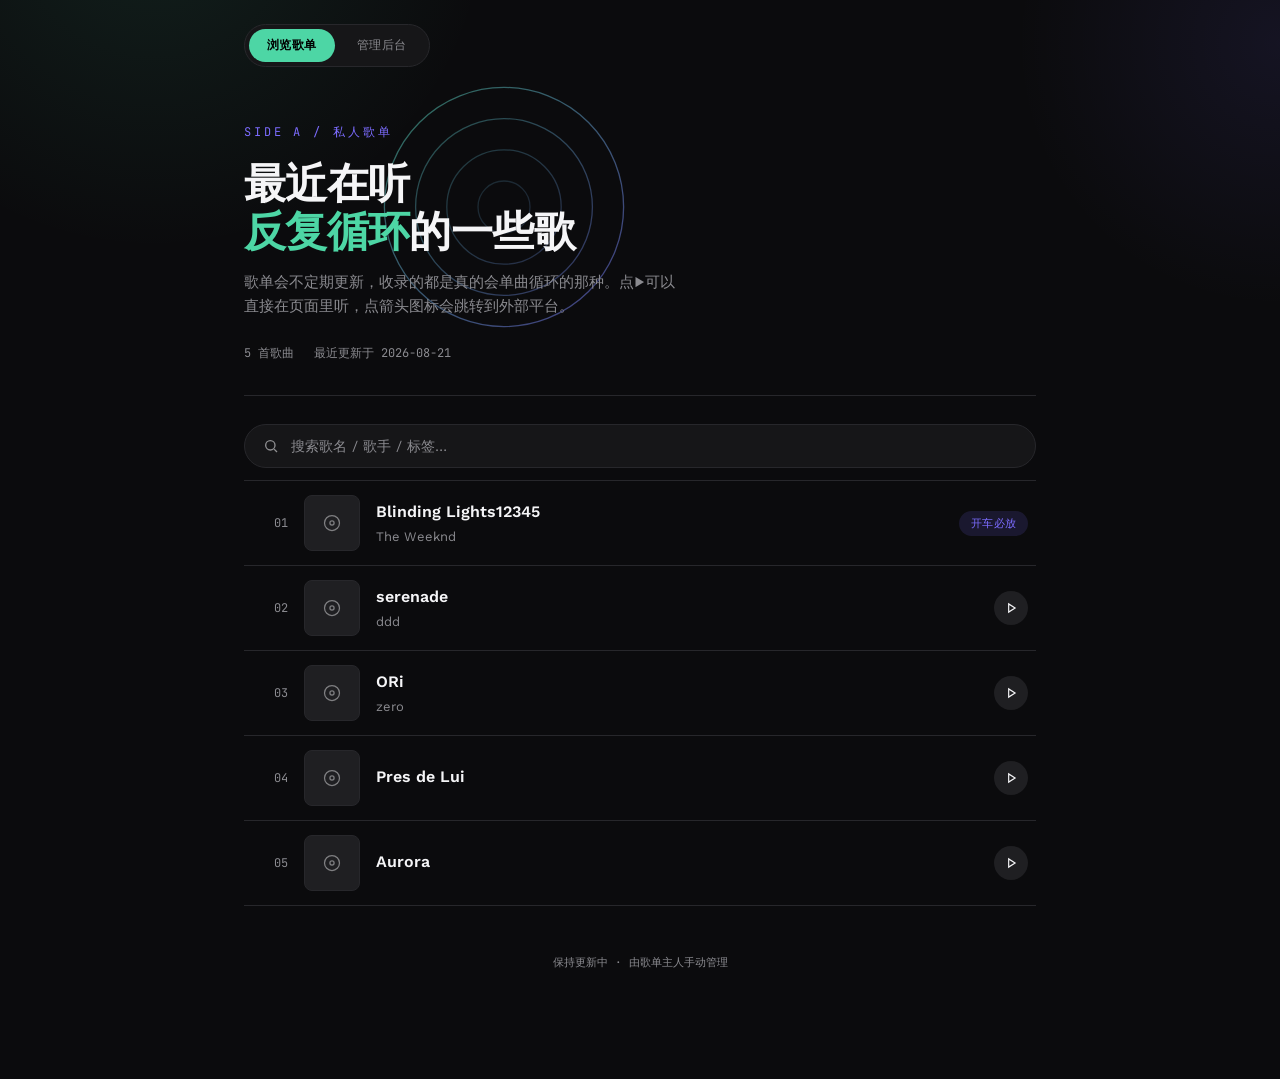
<file: index.html>
<!DOCTYPE html>
<html lang="zh-CN">
<head>
<meta charset="UTF-8" />
<meta name="viewport" content="width=device-width, initial-scale=1.0" />
<title>我的歌单 · Playlist</title>
<meta name="description" content="一份持续更新的私人歌单" />
<link rel="preconnect" href="https://fonts.googleapis.com">
<link rel="preconnect" href="https://fonts.gstatic.com" crossorigin>
<link href="https://fonts.googleapis.com/css2?family=Work+Sans:wght@400;500;600;700;800&family=JetBrains+Mono:wght@400;500&display=swap" rel="stylesheet">
<link rel="stylesheet" href="css/style.css" />
</head>
<body>

<div class="wrap">

  <nav class="view-tabs">
    <span class="view-tab is-active">浏览歌单</span>
    <a href="admin.html" class="view-tab">管理后台</a>
  </nav>

  <header class="hero">
    <div class="hero__decor" aria-hidden="true">
      <svg viewBox="0 0 200 200" fill="none" xmlns="http://www.w3.org/2000/svg">
        <defs>
          <linearGradient id="heroGrad" x1="0" y1="0" x2="200" y2="200" gradientUnits="userSpaceOnUse">
            <stop stop-color="#4dd6a5"/>
            <stop offset="1" stop-color="#7c6cff"/>
          </linearGradient>
        </defs>
        <circle class="ring-1" cx="100" cy="100" r="92" stroke="url(#heroGrad)" stroke-width="1" opacity="0.5"/>
        <circle class="ring-2" cx="100" cy="100" r="68" stroke="url(#heroGrad)" stroke-width="1" opacity="0.38"/>
        <circle class="ring-3" cx="100" cy="100" r="44" stroke="url(#heroGrad)" stroke-width="1" opacity="0.28"/>
        <circle class="ring-4" cx="100" cy="100" r="20" stroke="url(#heroGrad)" stroke-width="1" opacity="0.2"/>
      </svg>
    </div>
    <span class="hero__eyebrow">Side A / 私人歌单</span>
    <h1 class="hero__title">最近在听<br/><em>反复循环</em>的一些歌</h1>
    <p class="hero__subtitle">歌单会不定期更新，收录的都是真的会单曲循环的那种。点▶可以直接在页面里听，点箭头图标会跳转到外部平台。</p>
    <div class="hero__meta">
      <span id="metaCount">— 首歌曲</span>
      <span id="metaUpdated"></span>
    </div>
  </header>

  <div class="searchbar">
    <svg width="16" height="16" viewBox="0 0 24 24" fill="none" stroke="currentColor" stroke-width="2"><circle cx="11" cy="11" r="7"/><line x1="21" y1="21" x2="16.65" y2="16.65"/></svg>
    <input id="searchInput" type="text" placeholder="搜索歌名 / 歌手 / 标签…" />
  </div>

  <main class="tracklist" id="tracklist">
    <!-- 曲目由 JS 动态渲染 -->
  </main>

  <p class="footer">保持更新中 · 由歌单主人手动管理</p>
</div>

<template id="trackTemplate">
  <div class="track-wrapper">
    <div class="track">
      <div class="track__num"></div>
      <div class="track__cover">
        <svg class="cover-fallback" width="20" height="20" viewBox="0 0 24 24" fill="none" stroke="currentColor" stroke-width="1.5"><circle cx="12" cy="12" r="9"/><circle cx="12" cy="12" r="2.5"/></svg>
      </div>
      <div class="track__info">
        <div class="track__title"></div>
        <div class="track__artist"></div>
        <div class="track__note"></div>
      </div>
      <div class="track__right">
        <span class="tag"></span>
        <button class="playbtn hidden" type="button" title="在线播放">
          <svg width="14" height="14" viewBox="0 0 24 24" fill="none" stroke="currentColor" stroke-width="2"><path d="M8 5v14l11-7z"/></svg>
        </button>
        <a class="playlink hidden" target="_blank" rel="noopener" title="外部播放链接">
          <svg width="14" height="14" viewBox="0 0 24 24" fill="none" stroke="currentColor" stroke-width="2"><path d="M7 17L17 7M7 7h10v10"/></svg>
        </a>
      </div>
    </div>
    <div class="track__player hidden"></div>
  </div>
</template>

<script>
const DATA_PATH = "data/songs.json";

async function loadSongs() {
  const listEl = document.getElementById("tracklist");
  try {
    const res = await fetch(DATA_PATH, { cache: "no-store" });
    if (!res.ok) throw new Error("无法加载歌曲数据");
    const songs = await res.json();
    window.__ALL_SONGS__ = songs;
    render(songs);
  } catch (err) {
    listEl.innerHTML = `<div class="empty"><strong>还没有歌曲</strong>去后台添加第一首吧。</div>`;
  }
}

/* ============ 圆环视觉效果：音频实时跳动 / 固定动画兜底 ============ */
let __audioCtx = null;
let __analyser = null;
let __sourceNode = null;
let __rafId = null;

function stopDecorEffects() {
  if (__rafId) cancelAnimationFrame(__rafId);
  __rafId = null;
  document.querySelectorAll(".hero__decor circle").forEach(c => { c.style.transform = ""; });
  document.body.classList.remove("decor-active", "site-playing", "beat-reactive");
}

function startBeatReactive(mediaEl) {
  try {
    if (!__audioCtx) __audioCtx = new (window.AudioContext || window.webkitAudioContext)();
    if (__audioCtx.state === "suspended") __audioCtx.resume();

    if (__sourceNode) { try { __sourceNode.disconnect(); } catch (e) {} }
    __sourceNode = __audioCtx.createMediaElementSource(mediaEl);
    __analyser = __audioCtx.createAnalyser();
    __analyser.fftSize = 256;
    __sourceNode.connect(__analyser);
    __analyser.connect(__audioCtx.destination);

    document.body.classList.add("decor-active", "beat-reactive");

    const dataArray = new Uint8Array(__analyser.frequencyBinCount);
    const rings = document.querySelectorAll(".hero__decor circle");

    function loop() {
      __analyser.getByteFrequencyData(dataArray);
      const bassRange = Math.min(12, dataArray.length);
      let sum = 0;
      for (let i = 0; i < bassRange; i++) sum += dataArray[i];
      const level = (sum / bassRange) / 255;

      rings.forEach((ring, i) => {
        const scale = 1 + level * (0.5 + i * 0.18);
        ring.style.transform = `scale(${scale.toFixed(3)})`;
      });
      __rafId = requestAnimationFrame(loop);
    }
    loop();
  } catch (err) {
    console.warn("音频可视化不可用，已回退到固定动画：", err.message);
    document.body.classList.add("decor-active", "site-playing");
  }
}

function closeAllPlayers() {
  document.querySelectorAll(".track__player.open").forEach(el => {
    el.classList.remove("open", "track__player--video");
    el.classList.add("hidden");
    el.innerHTML = "";
  });
  document.querySelectorAll(".playbtn.is-playing").forEach(b => b.classList.remove("is-playing"));
  stopDecorEffects();
}

function render(songs) {
  const listEl = document.getElementById("tracklist");
  const tpl = document.getElementById("trackTemplate");
  listEl.innerHTML = "";

  document.getElementById("metaCount").textContent = `${songs.length} 首歌曲`;
  if (songs.length) {
    const latest = songs.map(s => s.addedAt).filter(Boolean).sort().pop();
    document.getElementById("metaUpdated").textContent = latest ? `最近更新于 ${latest}` : "";
  }

  if (!songs.length) {
    listEl.innerHTML = `<div class="empty"><strong>还没有歌曲</strong>去后台添加第一首吧。</div>`;
    return;
  }

  songs.forEach((song, i) => {
    const node = tpl.content.cloneNode(true);
    node.querySelector(".track__num").textContent = String(i + 1).padStart(2, "0");
    node.querySelector(".track__title").textContent = song.title || "未命名";
    node.querySelector(".track__artist").textContent = song.artist || "";

    const noteEl = node.querySelector(".track__note");
    if (song.note) { noteEl.textContent = "“" + song.note + "”"; } else { noteEl.remove(); }

    const tagEl = node.querySelector(".tag");
    if (song.tag) { tagEl.textContent = song.tag; } else { tagEl.remove(); }

    const coverEl = node.querySelector(".track__cover");
    if (song.cover) {
      coverEl.style.backgroundImage = `url("${song.cover}")`;
      coverEl.querySelector(".cover-fallback")?.remove();
    }

    const linkEl = node.querySelector(".playlink");
    if (song.url) {
      linkEl.href = song.url;
      linkEl.classList.remove("hidden");
    } else {
      linkEl.remove();
    }

    const playBtn = node.querySelector(".playbtn");
    const playerEl = node.querySelector(".track__player");
    if (song.videoFile) {
      playBtn.classList.remove("hidden");
      playBtn.addEventListener("click", () => {
        const isOpen = playerEl.classList.contains("open");
        closeAllPlayers();
        if (!isOpen) {
          playerEl.innerHTML = `
            <div class="video-frame">
              <div class="video-frame__inner">
                <video class="video-player" controls autoplay preload="none" src="${song.videoFile}"></video>
              </div>
            </div>
            <div class="video-caption">
              <span class="video-caption__dot"></span>
              <span class="video-caption__label">Now Playing · Video</span>
            </div>`;
          playerEl.classList.remove("hidden");
          playerEl.classList.add("open", "track__player--video");
          playBtn.classList.add("is-playing");
          // 视频文件存在 R2，跨域，接入音频分析会导致浏览器静音其输出，这里直接用固定节奏动画
          document.body.classList.add("decor-active", "site-playing");
        }
      });
    } else if (song.audioFile) {
      playBtn.classList.remove("hidden");
      playBtn.addEventListener("click", () => {
        const isOpen = playerEl.classList.contains("open");
        closeAllPlayers();
        if (!isOpen) {
          playerEl.innerHTML = `<audio controls autoplay preload="none" src="${song.audioFile}"></audio>`;
          playerEl.classList.remove("hidden");
          playerEl.classList.add("open");
          playBtn.classList.add("is-playing");
          startBeatReactive(playerEl.querySelector("audio"));
        }
      });
    } else if (song.embed) {
      playBtn.classList.remove("hidden");
      playBtn.addEventListener("click", () => {
        const isOpen = playerEl.classList.contains("open");
        closeAllPlayers();
        if (!isOpen) {
          playerEl.innerHTML = `<iframe src="${song.embed}" height="80" allow="autoplay; encrypted-media" loading="lazy"></iframe>`;
          playerEl.classList.remove("hidden");
          playerEl.classList.add("open");
          playBtn.classList.add("is-playing");
          document.body.classList.add("decor-active", "site-playing");
        }
      });
    } else {
      playBtn.remove();
    }

    listEl.appendChild(node);
  });
}

document.getElementById("searchInput").addEventListener("input", (e) => {
  const q = e.target.value.trim().toLowerCase();
  const all = window.__ALL_SONGS__ || [];
  if (!q) { render(all); return; }
  const filtered = all.filter(s =>
    (s.title || "").toLowerCase().includes(q) ||
    (s.artist || "").toLowerCase().includes(q) ||
    (s.tag || "").toLowerCase().includes(q)
  );
  render(filtered);
});

loadSongs();
</script>

</body>
</html>
</file>
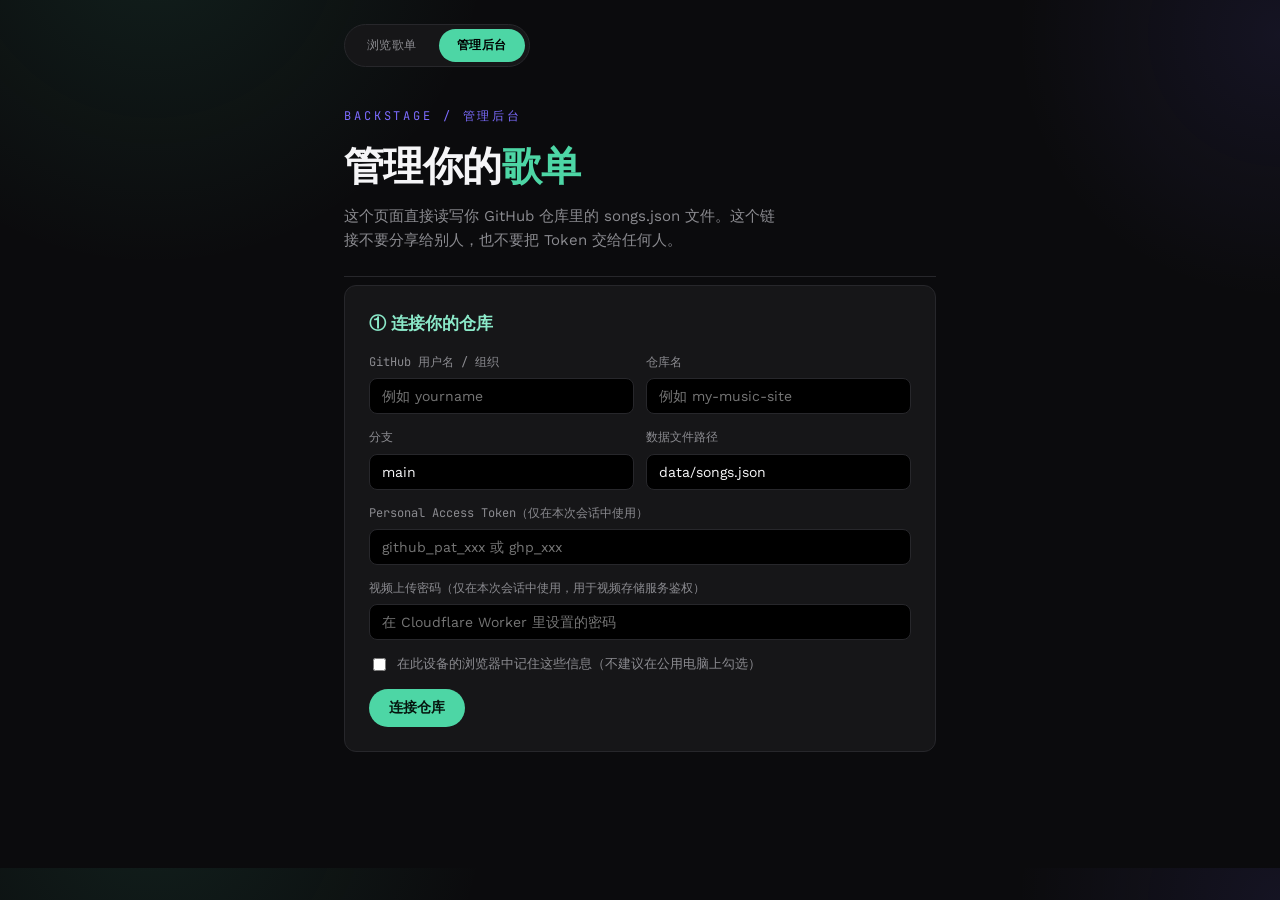
<file: admin.html>
<!DOCTYPE html>
<html lang="zh-CN">
<head>
<meta charset="UTF-8" />
<meta name="viewport" content="width=device-width, initial-scale=1.0" />
<title>歌单管理后台</title>
<meta name="robots" content="noindex, nofollow" />
<link rel="preconnect" href="https://fonts.googleapis.com">
<link rel="preconnect" href="https://fonts.gstatic.com" crossorigin>
<link href="https://fonts.googleapis.com/css2?family=Work+Sans:wght@400;500;600;700;800&family=JetBrains+Mono:wght@400;500&display=swap" rel="stylesheet">
<link rel="stylesheet" href="css/style.css" />
</head>
<body>

<div class="wrap" style="max-width: 640px;">

  <nav class="view-tabs">
    <a href="index.html" class="view-tab">浏览歌单</a>
    <span class="view-tab is-active">管理后台</span>
  </nav>

  <header class="hero" style="padding: 40px 0 24px;">
    <span class="hero__eyebrow">Backstage / 管理后台</span>
    <h1 class="hero__title" style="font-size: clamp(28px,5vw,40px);">管理你的<em>歌单</em></h1>
    <p class="hero__subtitle">这个页面直接读写你 GitHub 仓库里的 songs.json 文件。这个链接不要分享给别人，也不要把 Token 交给任何人。</p>
  </header>

  <!-- 连接设置 -->
  <section class="admin-card" id="connectCard">
    <h2>① 连接你的仓库</h2>
    <div class="field-row">
      <div class="field">
        <label>GitHub 用户名 / 组织</label>
        <input id="cfgOwner" type="text" placeholder="例如 yourname" />
      </div>
      <div class="field">
        <label>仓库名</label>
        <input id="cfgRepo" type="text" placeholder="例如 my-music-site" />
      </div>
    </div>
    <div class="field-row">
      <div class="field">
        <label>分支</label>
        <input id="cfgBranch" type="text" value="main" />
      </div>
      <div class="field">
        <label>数据文件路径</label>
        <input id="cfgPath" type="text" value="data/songs.json" />
      </div>
    </div>
    <div class="field">
      <label>Personal Access Token（仅在本次会话中使用）</label>
      <input id="cfgToken" type="password" placeholder="github_pat_xxx 或 ghp_xxx" autocomplete="off" />
    </div>
    <div class="field">
      <label>视频上传密码（仅在本次会话中使用，用于视频存储服务鉴权）</label>
      <input id="cfgVideoPassword" type="password" placeholder="在 Cloudflare Worker 里设置的密码" autocomplete="off" />
    </div>
    <div class="checkbox-row">
      <input type="checkbox" id="cfgRemember" />
      <label for="cfgRemember" style="margin:0;">在此设备的浏览器中记住这些信息（不建议在公用电脑上勾选）</label>
    </div>
    <button class="btn" id="btnConnect">连接仓库</button>
    <div id="connectStatus"></div>
  </section>

  <!-- 歌曲管理，连接成功后显示 -->
  <section class="hidden" id="manageSection">

    <section class="admin-card">
      <h2 id="formTitle">② 添加歌曲</h2>
      <div class="field-row">
        <div class="field">
          <label>歌名 *</label>
          <input id="fTitle" type="text" />
        </div>
        <div class="field">
          <label>歌手</label>
          <input id="fArtist" type="text" />
        </div>
      </div>
      <div class="field-row">
        <div class="field">
          <label>封面图片链接（选填）</label>
          <input id="fCover" type="text" placeholder="https://..." />
        </div>
        <div class="field">
          <label>跳转链接（选填，点圆形箭头图标跳转）</label>
          <input id="fUrl" type="text" placeholder="https://..." />
        </div>
      </div>
      <div class="field">
        <label>在线播放嵌入链接（选填，填了就能在网页里直接播放）</label>
        <input id="fEmbed" type="text" placeholder="例如 https://music.163.com/outchain/player?type=2&id=xxx&auto=0&height=66" />
      </div>
      <p style="font-size:12px;color:var(--text-muted);margin:-8px 0 14px;">
        怎么拿到这个链接？网易云音乐：打开歌曲页 →「分享」→「生成外链播放器」，复制里面
        <code>iframe</code> 的 src 地址；QQ音乐同理找「生成外链播放器」；YouTube：分享 → 嵌入代码，取 src；
        Spotify：分享 → 嵌入，取 src。README 里有更详细的图文说明。
      </p>
      <div class="field">
        <label>标签（选填，如 深夜循环 / 开车必放）</label>
        <input id="fTag" type="text" />
      </div>
      <div class="field">
        <label>备注（选填）</label>
        <textarea id="fNote"></textarea>
      </div>
      <div class="field">
        <label>上传本地音频文件（选填，mp3/m4a/wav 等，建议不超过 18MB）</label>
        <input id="fAudioFile" type="file" accept="audio/*" />
        <div id="fAudioCurrent" style="margin-top:6px;font-size:12px;color:var(--text-muted);"></div>
      </div>
      <div class="field">
        <label>上传本地视频文件（选填，mp4 等，建议不超过 200MB）</label>
        <input id="fVideoFile" type="file" accept="video/*" />
        <div id="fVideoCurrent" style="margin-top:6px;font-size:12px;color:var(--text-muted);"></div>
      </div>
      <button class="btn" id="btnSave">保存歌曲</button>
      <button class="btn btn--ghost hidden" id="btnCancelEdit">取消编辑</button>
      <div id="formStatus"></div>
    </section>

    <section class="admin-card">
      <h2>③ 当前歌单（<span id="songCount">0</span> 首）</h2>
      <div id="songList"></div>
    </section>

  </section>

</div>

<script>
/* ============ 基础状态 ============ */
let state = {
  owner: "", repo: "", branch: "main", path: "data/songs.json",
  token: "", videoPassword: "", sha: null, songs: [], editingId: null
};

const $ = (id) => document.getElementById(id);

/* ============ UTF-8 安全的 base64 编解码 ============ */
function b64EncodeUnicode(str) {
  return btoa(encodeURIComponent(str).replace(/%([0-9A-F]{2})/g,
    (_, p1) => String.fromCharCode('0x' + p1)));
}
function b64DecodeUnicode(str) {
  return decodeURIComponent(atob(str.replace(/\n/g, '')).split('').map(c =>
    '%' + ('00' + c.charCodeAt(0).toString(16)).slice(-2)).join(''));
}

/* ============ 音频上传相关 ============ */
const AUDIO_MAX_SIZE = 18 * 1024 * 1024; // 18MB

function readFileAsBase64(file) {
  return new Promise((resolve, reject) => {
    const reader = new FileReader();
    reader.onload = () => resolve(reader.result.split(",")[1]);
    reader.onerror = reject;
    reader.readAsDataURL(file);
  });
}

function sanitizeFileName(name) {
  const cleaned = name.replace(/[^a-zA-Z0-9.\-_]/g, "_");
  return `${Date.now()}-${cleaned}`;
}

async function ghUploadAudio(file) {
  const base64 = await readFileAsBase64(file);
  const audioPath = `audio/${sanitizeFileName(file.name)}`;
  const url = `${API_BASE}/repos/${state.owner}/${state.repo}/contents/${audioPath}`;
  const res = await fetch(url, {
    method: "PUT",
    headers: {
      Authorization: `Bearer ${state.token}`,
      Accept: "application/vnd.github+json",
      "Content-Type": "application/json"
    },
    body: JSON.stringify({
      message: `上传音频：${file.name}`,
      content: base64,
      branch: state.branch
    })
  });
  if (!res.ok) {
    const errBody = await res.json().catch(() => ({}));
    throw new Error(errBody.message || `音频上传失败 (${res.status})`);
  }
  return audioPath;
}

/* ============ 视频上传相关 ============ */
const VIDEO_MAX_SIZE = 200 * 1024 * 1024; // 200MB，需和 Worker 里设置的一致
const VIDEO_WORKER_URL = "https://video-upload-worker.peach-salomezero.workers.dev/";
const VIDEO_PUBLIC_BASE = "https://pub-3cad2e4a7ba44829a5f78024e56c4040.r2.dev/";

async function uploadVideoToR2(file, password) {
  const res = await fetch(VIDEO_WORKER_URL, {
    method: "POST",
    headers: {
      "X-Upload-Password": password,
      "X-File-Name": encodeURIComponent(file.name), // 编码文件名，避免特殊字符导致请求头报错
      "Content-Type": file.type || "video/mp4"
    },
    body: file
  });
  if (!res.ok) {
    const errBody = await res.json().catch(() => ({}));
    throw new Error(errBody.error || `视频上传失败 (${res.status})`);
  }
  const data = await res.json();
  return VIDEO_PUBLIC_BASE + data.fileName; // 直接存完整播放链接
}

/* ============ 状态提示 ============ */
function showStatus(el, type, msg) {
  el.innerHTML = `<div class="status status--${type}">${msg}</div>`;
}
function clearStatus(el) { el.innerHTML = ""; }

/* ============ 恢复本地保存的配置 ============ */
(function restoreConfig() {
  const saved = localStorage.getItem("musicAdminConfig") || sessionStorage.getItem("musicAdminConfig");
  if (saved) {
    try {
      const cfg = JSON.parse(saved);
      $("cfgOwner").value = cfg.owner || "";
      $("cfgRepo").value = cfg.repo || "";
      $("cfgBranch").value = cfg.branch || "main";
      $("cfgPath").value = cfg.path || "data/songs.json";
    } catch (e) {}
  }
})();

/* ============ GitHub API 封装 ============ */
const API_BASE = "https://api.github.com";

async function ghGetFile() {
  const url = `${API_BASE}/repos/${state.owner}/${state.repo}/contents/${state.path}?ref=${state.branch}`;
  const res = await fetch(url, {
    headers: {
      Authorization: `Bearer ${state.token}`,
      Accept: "application/vnd.github+json"
    }
  });
  if (res.status === 404) {
    return { notFound: true };
  }
  if (!res.ok) {
    const body = await res.json().catch(() => ({}));
    throw new Error(body.message || `GitHub 返回错误 (${res.status})`);
  }
  const data = await res.json();
  const content = b64DecodeUnicode(data.content);
  return { sha: data.sha, songs: JSON.parse(content || "[]") };
}

async function ghPutFile(songs, message) {
  const url = `${API_BASE}/repos/${state.owner}/${state.repo}/contents/${state.path}`;
  const body = {
    message: message || "更新歌单",
    content: b64EncodeUnicode(JSON.stringify(songs, null, 2)),
    branch: state.branch
  };
  if (state.sha) body.sha = state.sha;

  const res = await fetch(url, {
    method: "PUT",
    headers: {
      Authorization: `Bearer ${state.token}`,
      Accept: "application/vnd.github+json",
      "Content-Type": "application/json"
    },
    body: JSON.stringify(body)
  });
  if (!res.ok) {
    const errBody = await res.json().catch(() => ({}));
    throw new Error(errBody.message || `保存失败 (${res.status})`);
  }
  const data = await res.json();
  state.sha = data.content.sha;
}

/* ============ 连接仓库 ============ */
$("btnConnect").addEventListener("click", async () => {
  const owner = $("cfgOwner").value.trim();
  const repo = $("cfgRepo").value.trim();
  const branch = $("cfgBranch").value.trim() || "main";
  const path = $("cfgPath").value.trim() || "data/songs.json";
  const token = $("cfgToken").value.trim();
  const videoPassword = $("cfgVideoPassword").value;
  const remember = $("cfgRemember").checked;
  const statusEl = $("connectStatus");

  if (!owner || !repo || !token) {
    showStatus(statusEl, "err", "请填写用户名、仓库名和 Token。");
    return;
  }

  state = { ...state, owner, repo, branch, path, token, videoPassword };
  showStatus(statusEl, "pending", "正在连接 GitHub…");

  try {
    const result = await ghGetFile();
    if (result.notFound) {
      state.sha = null;
      state.songs = [];
      showStatus(statusEl, "ok", "已连接。仓库里还没有数据文件，保存第一首歌时会自动创建。");
    } else {
      state.sha = result.sha;
      state.songs = result.songs;
      showStatus(statusEl, "ok", `已连接，读取到 ${state.songs.length} 首歌曲。`);
    }

    if (remember) {
      localStorage.setItem("musicAdminConfig", JSON.stringify({ owner, repo, branch, path }));
    } else {
      sessionStorage.setItem("musicAdminConfig", JSON.stringify({ owner, repo, branch, path }));
    }

    $("manageSection").classList.remove("hidden");
    renderSongList();
  } catch (err) {
    showStatus(statusEl, "err", "连接失败：" + err.message + "（请检查 Token 权限、用户名/仓库名是否正确）");
  }
});

/* ============ 渲染歌曲列表 ============ */
function renderSongList() {
  const listEl = $("songList");
  $("songCount").textContent = state.songs.length;
  listEl.innerHTML = "";

  if (!state.songs.length) {
    listEl.innerHTML = `<p style="color:var(--text-muted);font-size:14px;">还没有歌曲，在上面的表单里添加第一首吧。</p>`;
    return;
  }

  state.songs.forEach((song) => {
    const row = document.createElement("div");
    row.className = "admin-song";
    row.innerHTML = `
      <div>
        <div class="admin-song__title">${escapeHtml(song.title || "未命名")}</div>
        <div class="admin-song__meta">${escapeHtml(song.artist || "")}${song.tag ? " · " + escapeHtml(song.tag) : ""}</div>
      </div>
      <div class="admin-song__actions">
        <button class="btn btn--ghost btn--sm" data-action="edit" data-id="${song.id}">编辑</button>
        <button class="btn btn--danger btn--sm" data-action="delete" data-id="${song.id}">删除</button>
      </div>
    `;
    listEl.appendChild(row);
  });
}

function escapeHtml(str) {
  return String(str).replace(/[&<>"']/g, (c) => ({
    "&": "&amp;", "<": "&lt;", ">": "&gt;", '"': "&quot;", "'": "&#39;"
  }[c]));
}

/* ============ 添加 / 编辑歌曲 ============ */
$("songList").addEventListener("click", (e) => {
  const btn = e.target.closest("button");
  if (!btn) return;
  const id = btn.dataset.id;
  if (btn.dataset.action === "edit") startEdit(id);
  if (btn.dataset.action === "delete") deleteSong(id);
});

function startEdit(id) {
  const song = state.songs.find(s => s.id === id);
  if (!song) return;
  state.editingId = id;
  $("fTitle").value = song.title || "";
  $("fArtist").value = song.artist || "";
  $("fCover").value = song.cover || "";
  $("fUrl").value = song.url || "";
  $("fEmbed").value = song.embed || "";
  $("fTag").value = song.tag || "";
  $("fNote").value = song.note || "";
  $("fAudioFile").value = "";
  $("fAudioCurrent").textContent = song.audioFile
    ? `当前已有音频文件：${song.audioFile.split("/").pop()}（重新选择文件可替换）`
    : "";
  $("fVideoFile").value = "";
  $("fVideoCurrent").textContent = song.videoFile
    ? `当前已有视频文件：${song.videoFile.split("/").pop()}（重新选择文件可替换）`
    : "";
  $("formTitle").textContent = "② 编辑歌曲";
  $("btnCancelEdit").classList.remove("hidden");
  window.scrollTo({ top: $("formTitle").getBoundingClientRect().top + window.scrollY - 20, behavior: "smooth" });
}

$("btnCancelEdit").addEventListener("click", resetForm);

function resetForm() {
  state.editingId = null;
  ["fTitle","fArtist","fCover","fUrl","fEmbed","fTag","fNote"].forEach(id => $(id).value = "");
  $("fAudioFile").value = "";
  $("fAudioCurrent").textContent = "";
  $("fVideoFile").value = "";
  $("fVideoCurrent").textContent = "";
  $("formTitle").textContent = "② 添加歌曲";
  $("btnCancelEdit").classList.add("hidden");
  clearStatus($("formStatus"));
}

$("btnSave").addEventListener("click", async () => {
  const title = $("fTitle").value.trim();
  const statusEl = $("formStatus");
  if (!title) { showStatus(statusEl, "err", "歌名不能为空。"); return; }

  const audioInput = $("fAudioFile");
  const audioFileChosen = audioInput.files && audioInput.files[0];
  if (audioFileChosen && audioFileChosen.size > AUDIO_MAX_SIZE) {
    showStatus(statusEl, "err", `音频文件太大了（${(audioFileChosen.size / 1024 / 1024).toFixed(1)}MB），建议不超过 18MB，可以用在线播放嵌入链接代替。`);
    return;
  }

  const videoInput = $("fVideoFile");
  const videoFileChosen = videoInput.files && videoInput.files[0];
  if (videoFileChosen && videoFileChosen.size > VIDEO_MAX_SIZE) {
    showStatus(statusEl, "err", `视频文件太大了（${(videoFileChosen.size / 1024 / 1024).toFixed(1)}MB），建议不超过 200MB。`);
    return;
  }
  if (videoFileChosen && !state.videoPassword) {
    showStatus(statusEl, "err", "要上传视频，需要先在①连接区域填写「视频上传密码」，然后重新点一次连接仓库。");
    return;
  }

  const songData = {
    title,
    artist: $("fArtist").value.trim(),
    cover: $("fCover").value.trim(),
    url: $("fUrl").value.trim(),
    embed: $("fEmbed").value.trim(),
    tag: $("fTag").value.trim(),
    note: $("fNote").value.trim(),
    addedAt: new Date().toISOString().slice(0, 10)
  };

  $("btnSave").disabled = true;
  try {
    if (audioFileChosen) {
      showStatus(statusEl, "pending", "正在上传音频文件…（大文件可能要等一会）");
      songData.audioFile = await ghUploadAudio(audioFileChosen);
    } else if (state.editingId) {
      // 编辑时若未重新选择文件，保留原有 audioFile
      const existing = state.songs.find(s => s.id === state.editingId);
      if (existing && existing.audioFile) songData.audioFile = existing.audioFile;
    }

    if (videoFileChosen) {
      showStatus(statusEl, "pending", "正在上传视频文件…（文件较大，可能要等一会）");
      songData.videoFile = await uploadVideoToR2(videoFileChosen, state.videoPassword);
    } else if (state.editingId) {
      // 编辑时若未重新选择文件，保留原有 videoFile
      const existing = state.songs.find(s => s.id === state.editingId);
      if (existing && existing.videoFile) songData.videoFile = existing.videoFile;
    }

    let updatedSongs;
    let commitMsg;
    if (state.editingId) {
      updatedSongs = state.songs.map(s => s.id === state.editingId ? { ...s, ...songData } : s);
      commitMsg = `更新歌曲：${title}`;
    } else {
      songData.id = String(Date.now());
      updatedSongs = [...state.songs, songData];
      commitMsg = `添加歌曲：${title}`;
    }

    showStatus(statusEl, "pending", "正在保存到 GitHub…");
    await ghPutFile(updatedSongs, commitMsg);
    state.songs = updatedSongs;
    renderSongList();
    resetForm();
    showStatus(statusEl, "ok", "已保存 ✓");
    setTimeout(() => clearStatus(statusEl), 2500);
  } catch (err) {
    showStatus(statusEl, "err", "保存失败：" + err.message);
  } finally {
    $("btnSave").disabled = false;
  }
});

async function deleteSong(id) {
  const song = state.songs.find(s => s.id === id);
  if (!song) return;
  if (!confirm(`确定要删除《${song.title}》吗？`)) return;

  const updatedSongs = state.songs.filter(s => s.id !== id);
  const statusEl = $("formStatus");
  showStatus(statusEl, "pending", "正在删除…");
  try {
    await ghPutFile(updatedSongs, `删除歌曲：${song.title}`);
    state.songs = updatedSongs;
    renderSongList();
    showStatus(statusEl, "ok", "已删除 ✓");
    setTimeout(() => clearStatus(statusEl), 2500);
  } catch (err) {
    showStatus(statusEl, "err", "删除失败：" + err.message);
  }
}
</script>

</body>
</html>
</file>
<file: css/style.css>
/* =========================================================
   设计令牌 —— 深色极简 / 现代流媒体风格
   ========================================================= */
:root {
  --bg: #0b0b0d;
  --bg-deep: #000000;
  --surface: #161618;
  --surface-2: #1f1f22;
  --line: #27272b;
  --text: #f5f5f7;
  --text-muted: #8b8b90;

  --accent: #4dd6a5;       /* 主强调色：薄荷绿 */
  --accent-soft: #8be9c9;
  --accent-2: #7c6cff;     /* 次强调色：紫色，用于标签/辅助点缀 */
  --danger: #ff6b6b;

  --font-display: "Work Sans", "Noto Sans SC", sans-serif;
  --font-body: "Work Sans", "Noto Sans SC", sans-serif;
  --font-mono: "JetBrains Mono", ui-monospace, monospace;

  --radius: 12px;
}

* { box-sizing: border-box; }

html { scroll-behavior: smooth; }

body {
  margin: 0;
  background:
    radial-gradient(560px circle at 12% -8%, rgba(77,214,165,0.10), transparent 60%),
    radial-gradient(480px circle at 100% 4%, rgba(124,108,255,0.09), transparent 55%),
    var(--bg);
  color: var(--text);
  font-family: var(--font-body);
  line-height: 1.6;
  -webkit-font-smoothing: antialiased;
}

a { color: var(--accent-soft); text-decoration: none; }
a:hover { text-decoration: underline; }

:focus-visible {
  outline: 2px solid var(--accent);
  outline-offset: 2px;
}

/* ---------- 布局容器 ---------- */
.wrap {
  max-width: 840px;
  margin: 0 auto;
  padding: 0 24px 96px;
}

/* ---------- 视图切换标签栏 ---------- */
.view-tabs {
  display: inline-flex;
  gap: 4px;
  margin-top: 24px;
  padding: 4px;
  background: var(--surface);
  border: 1px solid var(--line);
  border-radius: 999px;
}
.view-tab {
  font-family: var(--font-mono);
  font-size: 12px;
  letter-spacing: 0.04em;
  color: var(--text-muted);
  padding: 7px 18px;
  border-radius: 999px;
  transition: background 0.15s ease, color 0.15s ease;
  cursor: pointer;
}
.view-tab:hover { color: var(--text); text-decoration: none; }
.view-tab.is-active {
  background: var(--accent);
  color: var(--bg-deep);
  font-weight: 600;
}

/* ---------- Hero ---------- */
.hero {
  padding: 56px 0 32px;
  border-bottom: 1px solid var(--line);
  margin-bottom: 8px;
  position: relative;
  overflow: visible;
}

.hero__decor {
  position: absolute;
  top: 10px;
  left: 130px;
  width: 260px;
  height: 260px;
  overflow: visible;
  pointer-events: none;
  z-index: 0;
}
.hero__decor svg {
  display: block;
  width: 100%;
  height: 100%;
  transition: filter 0.3s ease;
  transform-origin: center;
}
.decor-active .hero__decor svg {
  animation: decor-hue 3s linear infinite;
}
@keyframes decor-hue {
  from { filter: hue-rotate(0deg); }
  to   { filter: hue-rotate(360deg); }
}

.hero__decor circle {
  transform-box: fill-box;
  transform-origin: center;
  transition: transform 0.08s linear; /* 音频驱动时让缩放过渡更顺滑 */
}
.site-playing .hero__decor .ring-1 { animation: ring-spin-cw  2s linear infinite; animation-delay: 0s; }
.site-playing .hero__decor .ring-2 { animation: ring-spin-ccw 2s linear infinite; animation-delay: 1s; }
.site-playing .hero__decor .ring-3 { animation: ring-spin-cw  2s linear infinite; animation-delay: 2s; }
.site-playing .hero__decor .ring-4 { animation: ring-spin-ccw 2s linear infinite; animation-delay: 3s; }

/* 音频实时跳动模式下，交给 JS 逐帧控制缩放，停用固定节奏动画 */
.beat-reactive .hero__decor circle { animation: none !important; }

@keyframes ring-spin-cw {
  0%   { transform: rotate(0deg)   scale(1); }
  50%  { transform: rotate(180deg) scale(1.55); }
  100% { transform: rotate(360deg) scale(1); }
}
@keyframes ring-spin-ccw {
  0%   { transform: rotate(0deg)    scale(1); }
  50%  { transform: rotate(-180deg) scale(1.55); }
  100% { transform: rotate(-360deg) scale(1); }
}
@media (max-width: 640px) {
  .hero__decor { width: 170px; height: 170px; top: 8px; left: auto; right: 8px; }
}

.hero__eyebrow {
  position: relative;
  z-index: 1;
  font-family: var(--font-mono);
  font-size: 12px;
  letter-spacing: 0.24em;
  text-transform: uppercase;
  color: var(--accent-2);
  display: block;
  margin-bottom: 18px;
}

.hero__title {
  position: relative;
  z-index: 1;
  font-family: var(--font-display);
  font-weight: 800;
  letter-spacing: -0.015em;
  font-size: clamp(28px, 4.5vw, 42px);
  line-height: 1.14;
  margin: 0 0 14px;
  color: var(--text);
}

.hero__title em {
  font-style: normal;
  color: var(--accent);
}

.hero__subtitle {
  position: relative;
  z-index: 1;
  color: var(--text-muted);
  font-size: 15px;
  max-width: 48ch;
  margin: 0;
}

.hero__meta {
  position: relative;
  z-index: 1;
  margin-top: 26px;
  font-family: var(--font-mono);
  font-size: 12px;
  color: var(--text-muted);
  display: flex;
  gap: 20px;
}

/* ---------- 搜索条 ---------- */
.searchbar {
  margin: 28px 0 12px;
  display: flex;
  align-items: center;
  gap: 10px;
  border: 1px solid var(--line);
  background: var(--surface);
  border-radius: 999px;
  padding: 12px 18px;
  transition: border-color 0.15s ease;
}
.searchbar:focus-within { border-color: var(--accent); }
.searchbar svg { flex: none; opacity: 0.55; }
.searchbar input {
  flex: 1;
  background: transparent;
  border: none;
  outline: none;
  color: var(--text);
  font-family: var(--font-body);
  font-size: 14px;
}
.searchbar input::placeholder { color: var(--text-muted); }

/* ---------- 曲目列表 ---------- */
.tracklist {
  margin-top: 10px;
  border-top: 1px solid var(--line);
}

.track-wrapper {
  border-bottom: 1px solid var(--line);
}

.track {
  display: grid;
  grid-template-columns: 36px 56px 1fr auto;
  align-items: center;
  gap: 16px;
  padding: 14px 8px;
  border-radius: 8px;
  position: relative;
  transition: background 0.15s ease;
}
.track:hover { background: rgba(255,255,255,0.045); }

.track__num {
  font-family: var(--font-mono);
  font-size: 12px;
  color: var(--text-muted);
  text-align: right;
}

.track__cover {
  width: 56px;
  height: 56px;
  border-radius: 8px;
  background: var(--surface-2);
  background-size: cover;
  background-position: center;
  display: flex;
  align-items: center;
  justify-content: center;
  border: 1px solid var(--line);
  overflow: hidden;
}
.track__cover svg { opacity: 0.45; }

.track__info { min-width: 0; }
.track__title {
  font-family: var(--font-display);
  font-size: 16px;
  font-weight: 600;
  color: var(--text);
  white-space: nowrap;
  overflow: hidden;
  text-overflow: ellipsis;
}
.track__artist {
  font-size: 13px;
  color: var(--text-muted);
  margin-top: 3px;
  white-space: nowrap;
  overflow: hidden;
  text-overflow: ellipsis;
}
.track__note {
  font-size: 12px;
  color: var(--accent-soft);
  margin-top: 4px;
}

.track__right {
  display: flex;
  align-items: center;
  gap: 10px;
}

.tag {
  font-family: var(--font-mono);
  font-size: 11px;
  letter-spacing: 0.02em;
  color: var(--accent-2);
  background: rgba(124,108,255,0.14);
  border: none;
  border-radius: 999px;
  padding: 4px 12px;
  white-space: nowrap;
}

.playlink, .playbtn {
  width: 34px;
  height: 34px;
  border-radius: 50%;
  border: none;
  background: var(--surface-2);
  display: flex;
  align-items: center;
  justify-content: center;
  color: var(--text);
  flex: none;
  cursor: pointer;
  padding: 0;
  transition: background 0.15s ease, color 0.15s ease, transform 0.1s ease;
}
.playlink:hover, .playbtn:hover {
  background: var(--accent);
  color: var(--bg-deep);
  text-decoration: none;
  transform: scale(1.05);
}
.playbtn.is-playing {
  background: var(--accent);
  color: var(--bg-deep);
}

.track__player {
  overflow: hidden;
  max-height: 0;
  transition: max-height 0.3s ease;
  padding: 0 4px;
  grid-column: 1 / -1;
}
.track__player.open {
  max-height: 200px;
  padding: 0 4px 16px 4px;
  margin-left: 104px;
}
.track__player.open.track__player--video {
  max-height: none;
  margin-left: 0;
  margin-top: 14px;
  margin-bottom: 22px;
  padding: 0;
}
.track__player iframe {
  width: 100%;
  border: none;
  border-radius: 8px;
  display: block;
}
.track__player audio {
  width: 100%;
  display: block;
  height: 40px;
  border-radius: 8px;
  filter: invert(0.9) hue-rotate(140deg) saturate(0.6);
}

/* ---------- 视频宽屏播放卡 ---------- */
.video-frame {
  position: relative;
  border-radius: 16px;
  padding: 2px;
  background: linear-gradient(120deg, var(--accent), var(--accent-2));
}
.video-frame__inner {
  border-radius: 14px;
  overflow: hidden;
  background: #000;
  box-shadow: 0 28px 56px -20px rgba(0,0,0,0.7);
}
.video-player {
  width: 100%;
  aspect-ratio: 16 / 9;
  object-fit: contain;
  background: #000;
  display: block;
}
.video-caption {
  display: flex;
  align-items: center;
  gap: 8px;
  margin-top: 10px;
  padding: 0 2px;
}
.video-caption__dot {
  width: 6px;
  height: 6px;
  border-radius: 50%;
  background: var(--accent);
  flex: none;
  animation: pulse-dot 1.6s ease-in-out infinite;
}
@keyframes pulse-dot {
  0%, 100% { opacity: 1; }
  50% { opacity: 0.35; }
}
.video-caption__label {
  font-family: var(--font-mono);
  font-size: 11px;
  letter-spacing: 0.16em;
  text-transform: uppercase;
  color: var(--text-muted);
}

.empty {
  padding: 60px 4px;
  text-align: center;
  color: var(--text-muted);
}
.empty strong { color: var(--text); display: block; font-family: var(--font-display); font-size: 20px; font-weight: 700; margin-bottom: 8px; }

.footer {
  margin-top: 48px;
  font-family: var(--font-mono);
  font-size: 11px;
  color: var(--text-muted);
  text-align: center;
}

/* =========================================================
   Admin 页面
   ========================================================= */
.admin-card {
  background: var(--surface);
  border: 1px solid var(--line);
  border-radius: var(--radius);
  padding: 24px;
  margin-bottom: 20px;
}
.admin-card h2 {
  font-family: var(--font-display);
  font-weight: 700;
  font-size: 17px;
  margin: 0 0 16px;
  color: var(--accent-soft);
}
.field {
  margin-bottom: 14px;
}
.field label {
  display: block;
  font-size: 12px;
  font-family: var(--font-mono);
  color: var(--text-muted);
  margin-bottom: 6px;
}
.field input, .field textarea {
  width: 100%;
  background: var(--bg-deep);
  border: 1px solid var(--line);
  border-radius: 8px;
  padding: 9px 12px;
  color: var(--text);
  font-family: var(--font-body);
  font-size: 14px;
}
.field input:focus, .field textarea:focus { outline: none; border-color: var(--accent); }
.field textarea { resize: vertical; min-height: 60px; }
.field-row { display: flex; gap: 12px; }
.field-row .field { flex: 1; }
.checkbox-row {
  display: flex;
  align-items: center;
  gap: 8px;
  font-size: 13px;
  color: var(--text-muted);
  margin-bottom: 14px;
}

.btn {
  display: inline-flex;
  align-items: center;
  gap: 6px;
  background: var(--accent);
  color: #05140d;
  border: none;
  border-radius: 999px;
  padding: 10px 20px;
  font-family: var(--font-body);
  font-weight: 700;
  font-size: 14px;
  cursor: pointer;
  transition: filter 0.15s ease, transform 0.1s ease;
}
.btn:hover { filter: brightness(1.08); transform: translateY(-1px); }
.btn:disabled { opacity: 0.5; cursor: not-allowed; transform: none; }
.btn--ghost {
  background: transparent;
  color: var(--text);
  border: 1px solid var(--line);
}
.btn--danger {
  background: var(--danger);
  color: #2a0a0a;
}
.btn--sm { padding: 6px 14px; font-size: 12px; }

.status {
  font-family: var(--font-mono);
  font-size: 12px;
  padding: 10px 14px;
  border-radius: 8px;
  margin: 14px 0;
}
.status--ok { background: rgba(77,214,165,0.14); color: var(--accent); border: 1px solid var(--accent); }
.status--err { background: rgba(255,107,107,0.14); color: var(--danger); border: 1px solid var(--danger); }
.status--pending { background: rgba(124,108,255,0.14); color: var(--accent-2); border: 1px solid var(--accent-2); }

.admin-song {
  display: grid;
  grid-template-columns: 1fr auto;
  gap: 12px;
  align-items: start;
  padding: 14px 0;
  border-bottom: 1px solid var(--line);
}
.admin-song__title { font-family: var(--font-display); font-weight: 600; font-size: 16px; }
.admin-song__meta { font-size: 12px; color: var(--text-muted); margin-top: 2px; }
.admin-song__actions { display: flex; gap: 8px; }

.hidden { display: none !important; }

.top-nav {
  padding: 20px 0 0;
  font-family: var(--font-mono);
  font-size: 12px;
}
</file>
